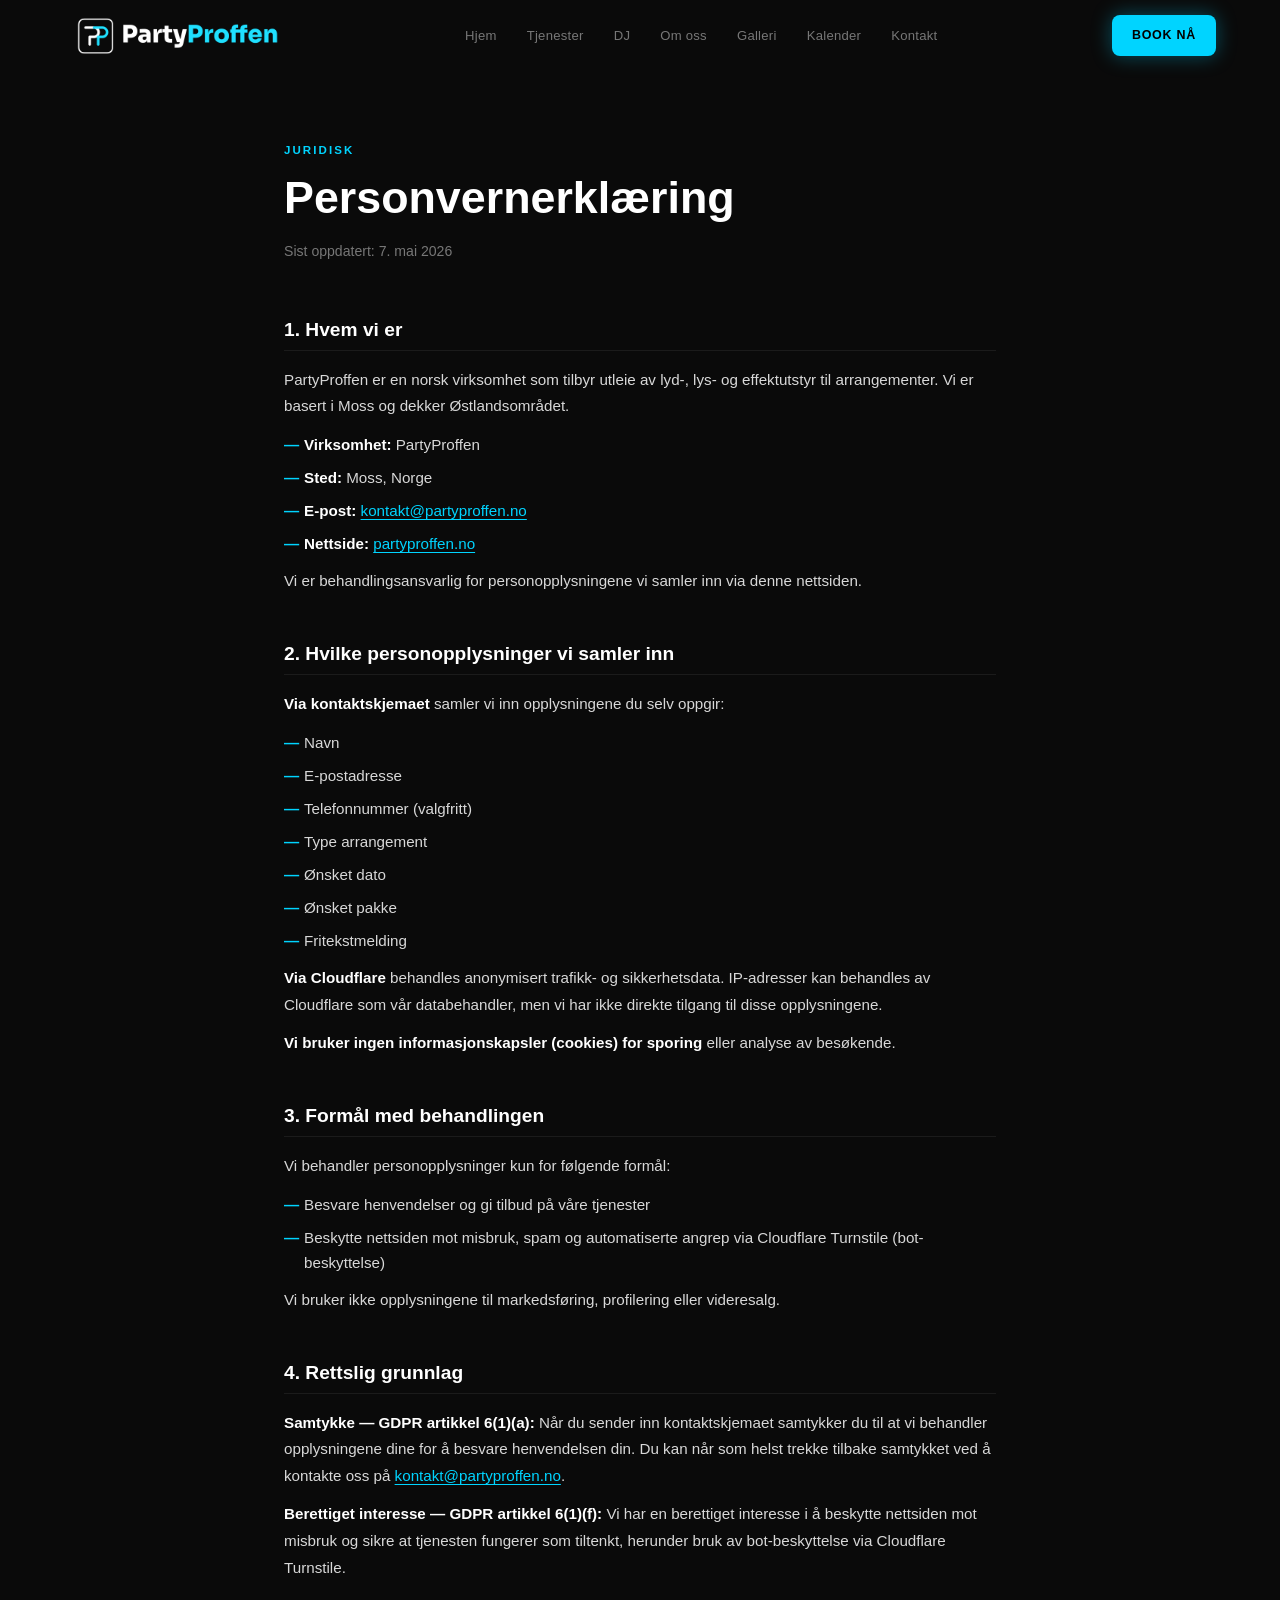
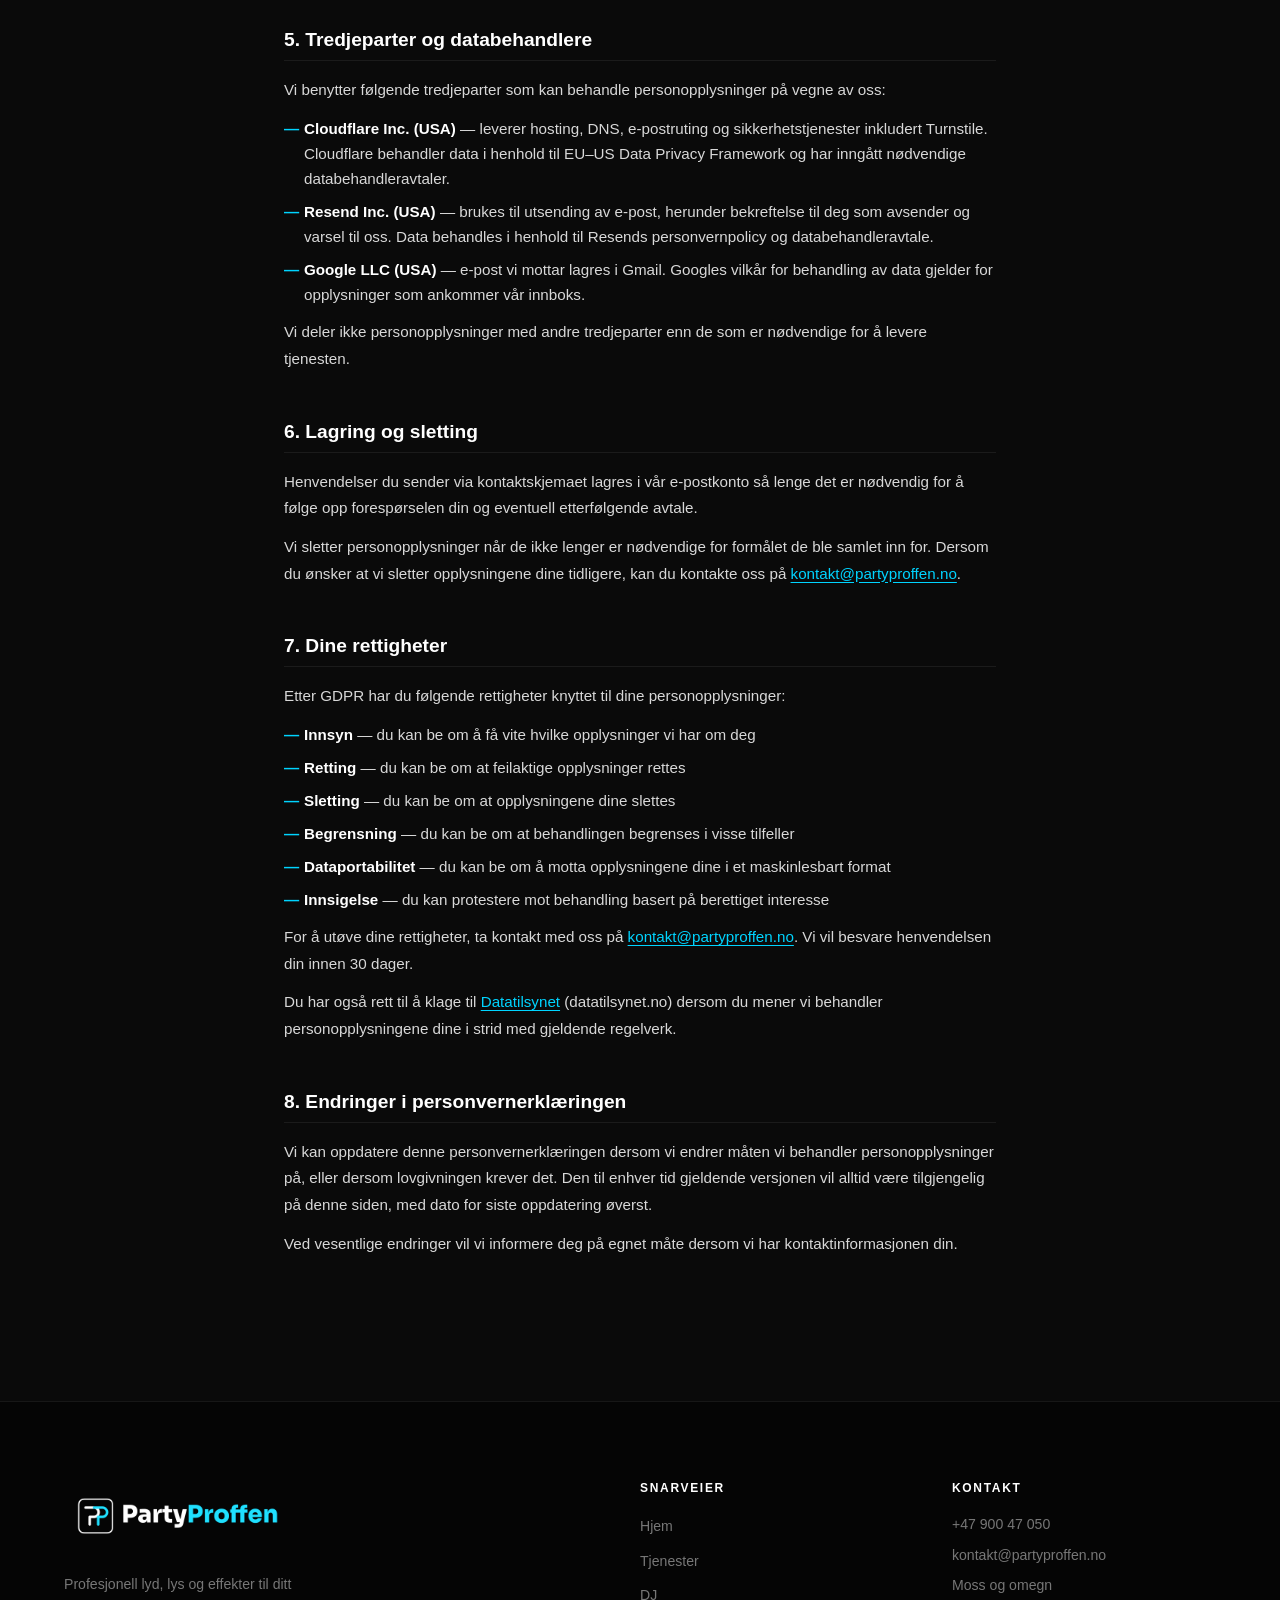
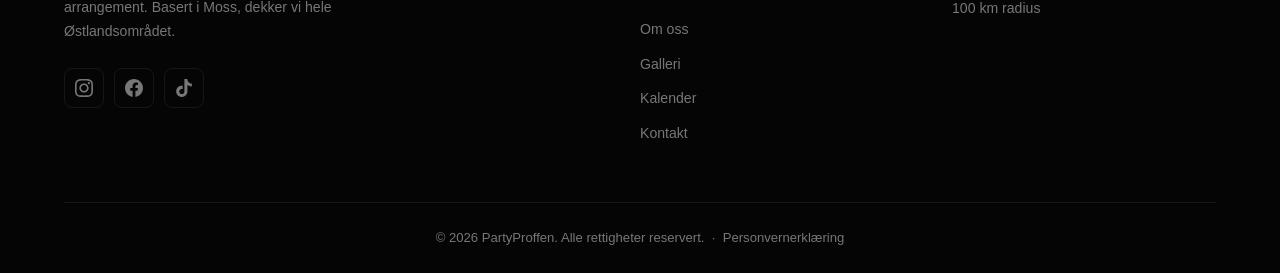
<file: personvern.html>
<!DOCTYPE html>
<html lang="nb">
<head>
  <meta charset="UTF-8">
  <meta name="viewport" content="width=device-width, initial-scale=1.0">
  <meta http-equiv="Content-Security-Policy" content="default-src 'none'; script-src 'self'; style-src 'self' https://fonts.googleapis.com; font-src https://fonts.gstatic.com; img-src 'self' data:; form-action 'none'; base-uri 'self';">
  <meta name="referrer" content="strict-origin-when-cross-origin">
  <meta name="description" content="Personvernerklæring for PartyProffen — les om hvordan vi behandler dine personopplysninger.">
  <title>Personvernerklæring — PartyProffen</title>
  <link rel="preconnect" href="https://fonts.googleapis.com">
  <link rel="preconnect" href="https://fonts.gstatic.com" crossorigin>
  <link href="https://fonts.googleapis.com/css2?family=Montserrat:wght@400;500;600;700;800;900&family=Inter:wght@300;400;500;600&display=swap" rel="stylesheet">
  <link rel="canonical" href="https://partyproffen.no/personvern.html" />
  <link rel="icon" type="image/svg+xml" href="favicon.svg">
  <link rel="stylesheet" href="style.css">
</head>
<body>

  <!-- HEADER -->
  <header class="header scrolled" id="header">
    <div class="header-inner">
      <a href="/" class="logo" aria-label="PartyProffen forsiden">
        <img src="partyproffen-header-white.png" alt="PartyProffen" class="header-logo-img">
      </a>
      <nav class="nav" id="nav" aria-label="Hovednavigasjon">
        <ul class="nav-list">
          <li><a href="/#hjem" class="nav-link">Hjem</a></li>
          <li><a href="/#tjenester" class="nav-link">Tjenester</a></li>
          <li><a href="/#dj" class="nav-link">DJ</a></li>
          <li><a href="/#om-oss" class="nav-link">Om oss</a></li>
          <li><a href="/#galleri" class="nav-link">Galleri</a></li>
          <li><a href="/#kalender" class="nav-link">Kalender</a></li>
          <li><a href="/#kontakt" class="nav-link">Kontakt</a></li>
        </ul>
      </nav>
      <a href="/#kontakt" class="btn btn-primary header-cta">Book nå</a>
      <button class="hamburger" id="hamburger" aria-label="Åpne meny" aria-expanded="false">
        <span></span>
        <span></span>
        <span></span>
      </button>
    </div>
  </header>

  <!-- MOBILE MENU -->
  <div class="mobile-menu" id="mobile-menu" aria-hidden="true">
    <ul class="mobile-nav-list">
      <li><a href="/" class="mobile-nav-link">Hjem</a></li>
      <li><a href="/#tjenester" class="mobile-nav-link">Tjenester</a></li>
      <li><a href="/#dj" class="mobile-nav-link">DJ</a></li>
      <li><a href="/#om-oss" class="mobile-nav-link">Om oss</a></li>
      <li><a href="/#galleri" class="mobile-nav-link">Galleri</a></li>
      <li><a href="/#kalender" class="mobile-nav-link">Kalender</a></li>
      <li><a href="/#kontakt" class="mobile-nav-link">Kontakt</a></li>
      <li><a href="/#kontakt" class="btn btn-primary mobile-cta">Book nå</a></li>
    </ul>
  </div>

  <main>
    <div class="privacy-page">
      <div class="container">

        <div class="privacy-hero">
          <span class="section-label">Juridisk</span>
          <h1>Personvernerklæring</h1>
          <p class="updated">Sist oppdatert: 7. mai 2026</p>
        </div>

        <!-- 1. Hvem vi er -->
        <div class="privacy-section">
          <h2>1. Hvem vi er</h2>
          <p>PartyProffen er en norsk virksomhet som tilbyr utleie av lyd-, lys- og effektutstyr til arrangementer. Vi er basert i Moss og dekker Østlandsområdet.</p>
          <ul>
            <li><strong>Virksomhet:</strong> PartyProffen</li>
            <li><strong>Sted:</strong> Moss, Norge</li>
            <li><strong>E-post:</strong> <a href="mailto:kontakt@partyproffen.no">kontakt@partyproffen.no</a></li>
            <li><strong>Nettside:</strong> <a href="https://partyproffen.no">partyproffen.no</a></li>
          </ul>
          <p>Vi er behandlingsansvarlig for personopplysningene vi samler inn via denne nettsiden.</p>
        </div>

        <!-- 2. Hvilke opplysninger vi samler inn -->
        <div class="privacy-section">
          <h2>2. Hvilke personopplysninger vi samler inn</h2>
          <p><strong>Via kontaktskjemaet</strong> samler vi inn opplysningene du selv oppgir:</p>
          <ul>
            <li>Navn</li>
            <li>E-postadresse</li>
            <li>Telefonnummer (valgfritt)</li>
            <li>Type arrangement</li>
            <li>Ønsket dato</li>
            <li>Ønsket pakke</li>
            <li>Fritekstmelding</li>
          </ul>
          <p><strong>Via Cloudflare</strong> behandles anonymisert trafikk- og sikkerhetsdata. IP-adresser kan behandles av Cloudflare som vår databehandler, men vi har ikke direkte tilgang til disse opplysningene.</p>
          <p><strong>Vi bruker ingen informasjonskapsler (cookies) for sporing</strong> eller analyse av besøkende.</p>
        </div>

        <!-- 3. Formål -->
        <div class="privacy-section">
          <h2>3. Formål med behandlingen</h2>
          <p>Vi behandler personopplysninger kun for følgende formål:</p>
          <ul>
            <li>Besvare henvendelser og gi tilbud på våre tjenester</li>
            <li>Beskytte nettsiden mot misbruk, spam og automatiserte angrep via Cloudflare Turnstile (bot-beskyttelse)</li>
          </ul>
          <p>Vi bruker ikke opplysningene til markedsføring, profilering eller videresalg.</p>
        </div>

        <!-- 4. Rettslig grunnlag -->
        <div class="privacy-section">
          <h2>4. Rettslig grunnlag</h2>
          <p><strong>Samtykke — GDPR artikkel 6(1)(a):</strong> Når du sender inn kontaktskjemaet samtykker du til at vi behandler opplysningene dine for å besvare henvendelsen din. Du kan når som helst trekke tilbake samtykket ved å kontakte oss på <a href="mailto:kontakt@partyproffen.no">kontakt@partyproffen.no</a>.</p>
          <p><strong>Berettiget interesse — GDPR artikkel 6(1)(f):</strong> Vi har en berettiget interesse i å beskytte nettsiden mot misbruk og sikre at tjenesten fungerer som tiltenkt, herunder bruk av bot-beskyttelse via Cloudflare Turnstile.</p>
        </div>

        <!-- 5. Tredjeparter -->
        <div class="privacy-section">
          <h2>5. Tredjeparter og databehandlere</h2>
          <p>Vi benytter følgende tredjeparter som kan behandle personopplysninger på vegne av oss:</p>
          <ul>
            <li><strong>Cloudflare Inc. (USA)</strong> — leverer hosting, DNS, e-postruting og sikkerhetstjenester inkludert Turnstile. Cloudflare behandler data i henhold til EU–US Data Privacy Framework og har inngått nødvendige databehandleravtaler.</li>
            <li><strong>Resend Inc. (USA)</strong> — brukes til utsending av e-post, herunder bekreftelse til deg som avsender og varsel til oss. Data behandles i henhold til Resends personvernpolicy og databehandleravtale.</li>
            <li><strong>Google LLC (USA)</strong> — e-post vi mottar lagres i Gmail. Googles vilkår for behandling av data gjelder for opplysninger som ankommer vår innboks.</li>
          </ul>
          <p>Vi deler ikke personopplysninger med andre tredjeparter enn de som er nødvendige for å levere tjenesten.</p>
        </div>

        <!-- 6. Lagring og sletting -->
        <div class="privacy-section">
          <h2>6. Lagring og sletting</h2>
          <p>Henvendelser du sender via kontaktskjemaet lagres i vår e-postkonto så lenge det er nødvendig for å følge opp forespørselen din og eventuell etterfølgende avtale.</p>
          <p>Vi sletter personopplysninger når de ikke lenger er nødvendige for formålet de ble samlet inn for. Dersom du ønsker at vi sletter opplysningene dine tidligere, kan du kontakte oss på <a href="mailto:kontakt@partyproffen.no">kontakt@partyproffen.no</a>.</p>
        </div>

        <!-- 7. Dine rettigheter -->
        <div class="privacy-section">
          <h2>7. Dine rettigheter</h2>
          <p>Etter GDPR har du følgende rettigheter knyttet til dine personopplysninger:</p>
          <ul>
            <li><strong>Innsyn</strong> — du kan be om å få vite hvilke opplysninger vi har om deg</li>
            <li><strong>Retting</strong> — du kan be om at feilaktige opplysninger rettes</li>
            <li><strong>Sletting</strong> — du kan be om at opplysningene dine slettes</li>
            <li><strong>Begrensning</strong> — du kan be om at behandlingen begrenses i visse tilfeller</li>
            <li><strong>Dataportabilitet</strong> — du kan be om å motta opplysningene dine i et maskinlesbart format</li>
            <li><strong>Innsigelse</strong> — du kan protestere mot behandling basert på berettiget interesse</li>
          </ul>
          <p>For å utøve dine rettigheter, ta kontakt med oss på <a href="mailto:kontakt@partyproffen.no">kontakt@partyproffen.no</a>. Vi vil besvare henvendelsen din innen 30 dager.</p>
          <p>Du har også rett til å klage til <a href="https://www.datatilsynet.no" target="_blank" rel="noopener noreferrer">Datatilsynet</a> (datatilsynet.no) dersom du mener vi behandler personopplysningene dine i strid med gjeldende regelverk.</p>
        </div>

        <!-- 8. Endringer -->
        <div class="privacy-section">
          <h2>8. Endringer i personvernerklæringen</h2>
          <p>Vi kan oppdatere denne personvernerklæringen dersom vi endrer måten vi behandler personopplysninger på, eller dersom lovgivningen krever det. Den til enhver tid gjeldende versjonen vil alltid være tilgjengelig på denne siden, med dato for siste oppdatering øverst.</p>
          <p>Ved vesentlige endringer vil vi informere deg på egnet måte dersom vi har kontaktinformasjonen din.</p>
        </div>

      </div>
    </div>
  </main>

  <!-- FOOTER -->
  <footer class="footer">
    <div class="container">
      <div class="footer-inner">
        <div class="footer-brand">
          <a href="/" class="logo footer-logo" aria-label="PartyProffen forsiden">
            <img src="partyproffen-header-white.png" alt="PartyProffen" class="footer-logo-img">
          </a>
          <p>Profesjonell lyd, lys og effekter til ditt arrangement. Basert i Moss, dekker vi hele Østlandsområdet.</p>
          <div class="social-links">
            <a href="https://www.instagram.com/partyproffen/" class="social-link" aria-label="Følg oss på Instagram" target="_blank" rel="noopener noreferrer">
              <svg width="18" height="18" viewBox="0 0 24 24" fill="currentColor" aria-hidden="true"><path d="M12 2.163c3.204 0 3.584.012 4.85.07 3.252.148 4.771 1.691 4.919 4.919.058 1.265.069 1.645.069 4.849 0 3.205-.012 3.584-.069 4.849-.149 3.225-1.664 4.771-4.919 4.919-1.266.058-1.644.07-4.85.07-3.204 0-3.584-.012-4.849-.07-3.26-.149-4.771-1.699-4.919-4.92-.058-1.265-.07-1.644-.07-4.849 0-3.204.013-3.583.07-4.849.149-3.227 1.664-4.771 4.919-4.919 1.266-.057 1.645-.069 4.849-.069zm0-2.163c-3.259 0-3.667.014-4.947.072-4.358.2-6.78 2.618-6.98 6.98-.059 1.281-.073 1.689-.073 4.948 0 3.259.014 3.668.072 4.948.2 4.358 2.618 6.78 6.98 6.98 1.281.058 1.689.072 4.948.072 3.259 0 3.668-.014 4.948-.072 4.354-.2 6.782-2.618 6.979-6.98.059-1.28.073-1.689.073-4.948 0-3.259-.014-3.667-.072-4.947-.196-4.354-2.617-6.78-6.979-6.98-1.281-.059-1.69-.073-4.949-.073zm0 5.838c-3.403 0-6.162 2.759-6.162 6.162s2.759 6.163 6.162 6.163 6.162-2.759 6.162-6.163c0-3.403-2.759-6.162-6.162-6.162zm0 10.162c-2.209 0-4-1.79-4-4 0-2.209 1.791-4 4-4s4 1.791 4 4c0 2.21-1.791 4-4 4zm6.406-11.845c-.796 0-1.441.645-1.441 1.44s.645 1.44 1.441 1.44c.795 0 1.439-.645 1.439-1.44s-.644-1.44-1.439-1.44z"/></svg>
            </a>
            <a href="#" class="social-link" aria-label="Følg oss på Facebook">
              <svg width="18" height="18" viewBox="0 0 24 24" fill="currentColor" aria-hidden="true"><path d="M24 12.073c0-6.627-5.373-12-12-12s-12 5.373-12 12c0 5.99 4.388 10.954 10.125 11.854v-8.385H7.078v-3.47h3.047V9.43c0-3.007 1.792-4.669 4.533-4.669 1.312 0 2.686.235 2.686.235v2.953H15.83c-1.491 0-1.956.925-1.956 1.874v2.25h3.328l-.532 3.47h-2.796v8.385C19.612 23.027 24 18.062 24 12.073z"/></svg>
            </a>
            <a href="https://www.tiktok.com/@partyproffen" class="social-link" aria-label="Følg oss på TikTok" target="_blank" rel="noopener noreferrer">
              <svg width="18" height="18" viewBox="0 0 24 24" fill="currentColor" aria-hidden="true"><path d="M12.525.02c1.31-.02 2.61-.01 3.91-.02.08 1.53.63 3.09 1.75 4.17 1.12 1.11 2.7 1.62 4.24 1.79v4.03c-1.44-.05-2.89-.35-4.2-.97-.57-.26-1.1-.59-1.62-.93-.01 2.92.01 5.84-.02 8.75-.08 1.4-.54 2.79-1.35 3.94-1.31 1.92-3.58 3.17-5.91 3.21-1.43.08-2.86-.31-4.08-1.03-2.02-1.19-3.44-3.37-3.65-5.71-.02-.5-.03-1-.01-1.49.18-1.9 1.12-3.72 2.58-4.96 1.66-1.44 3.98-2.13 6.15-1.72.02 1.48-.04 2.96-.04 4.44-.99-.32-2.15-.23-3.02.37-.63.41-1.11 1.04-1.36 1.75-.21.51-.15 1.07-.14 1.61.24 1.64 1.82 3.02 3.5 2.87 1.12-.01 2.19-.66 2.77-1.61.19-.33.4-.67.41-1.06.1-1.79.06-3.57.07-5.36.01-4.03-.01-8.05.02-12.07z"/></svg>
            </a>
          </div>
        </div>
        <div class="footer-links">
          <h4>Snarveier</h4>
          <ul>
            <li><a href="/">Hjem</a></li>
            <li><a href="/#tjenester">Tjenester</a></li>
            <li><a href="/#dj">DJ</a></li>
            <li><a href="/#om-oss">Om oss</a></li>
            <li><a href="/#galleri">Galleri</a></li>
            <li><a href="/#kalender">Kalender</a></li>
            <li><a href="/#kontakt">Kontakt</a></li>
          </ul>
        </div>
        <div class="footer-contact">
          <h4>Kontakt</h4>
          <p><a href="tel:+4790047050">+47 900 47 050</a></p>
          <p><a href="mailto:kontakt@partyproffen.no">kontakt@partyproffen.no</a></p>
          <p>Moss og omegn<br>100 km radius</p>
        </div>
      </div>
      <div class="footer-bottom">
        <p>&copy; 2026 PartyProffen. Alle rettigheter reservert. &nbsp;·&nbsp; <a href="/personvern.html">Personvernerklæring</a></p>
      </div>
    </div>
  </footer>

  <script src="script.js"></script>
</body>
</html>
</file>
<file: style.css>
/* ============================================================
   CSS CUSTOM PROPERTIES
   ============================================================ */
:root {
  --bg-primary:       #0a0a0a;
  --bg-secondary:     #0d0d0d;
  --bg-card:          #141414;
  --bg-card-hover:    #1a1a1a;

  --color-primary:    #00d4ff;
  --color-primary-dim: rgba(0, 212, 255, 0.12);
  --color-primary-glow: rgba(0, 212, 255, 0.4);

  --color-white:      #ffffff;
  --color-text:       #d8d8d8;
  --color-muted:      #777777;

  --color-border:     rgba(255, 255, 255, 0.07);
  --color-border-accent: rgba(0, 212, 255, 0.3);

  --color-busy:       #ff4455;
  --color-available:  #00d4ff;

  --header-h:         72px;
  --pad-section:      96px;
  --radius:           14px;
  --radius-sm:        8px;
  --ease:             0.28s ease;

  --font-head:        'Montserrat', sans-serif;
  --font-body:        'Inter', sans-serif;

  --shadow-card:      0 4px 32px rgba(0,0,0,0.45);
  --glow-btn:         0 0 20px rgba(0, 212, 255, 0.35);
  --glow-btn-hover:   0 0 36px rgba(0, 212, 255, 0.6), 0 0 72px rgba(0, 212, 255, 0.2);
}

/* ============================================================
   RESET
   ============================================================ */
*, *::before, *::after { box-sizing: border-box; margin: 0; padding: 0; }
html { scroll-behavior: smooth; scroll-padding-top: var(--header-h); font-size: 16px; overflow-x: hidden; }
body { background: var(--bg-primary); color: var(--color-text); font-family: var(--font-body); line-height: 1.65; overflow-x: hidden; }
body.menu-open { position: fixed; width: 100%; overflow-y: scroll; }
[hidden] { display: none !important; }
.botcheck-field { display: none; }
img  { max-width: 100%; display: block; }
a    { color: inherit; text-decoration: none; }
ul   { list-style: none; }
button { cursor: pointer; border: none; background: none; font-family: inherit; }
input, select, textarea { font-family: inherit; font-size: inherit; }
h1,h2,h3,h4 { font-family: var(--font-head); font-weight: 700; line-height: 1.1; color: var(--color-white); }

/* ============================================================
   LAYOUT
   ============================================================ */
.container { width: 100%; max-width: 1200px; margin: 0 auto; padding: 0 24px; }
.section    { padding: var(--pad-section) 0; }
.section--dark { background: var(--bg-secondary); }

.section-header { text-align: center; margin-bottom: 56px; }
.section-label  { display: inline-block; font-size: .72rem; font-weight: 700; letter-spacing: .18em; text-transform: uppercase; color: var(--color-primary); margin-bottom: 12px; }
.section-title  { font-size: clamp(2rem, 4vw, 2.8rem); margin-bottom: 14px; }
.section-sub    { font-size: 1.05rem; color: var(--color-muted); max-width: 580px; margin: 0 auto; }

.glow-text { color: var(--color-primary); text-shadow: 0 0 32px rgba(0,212,255,.55), 0 0 64px rgba(0,212,255,.25); }

/* ============================================================
   BUTTONS
   ============================================================ */
.btn {
  display: inline-flex; align-items: center; justify-content: center;
  padding: 14px 32px; border-radius: var(--radius-sm);
  font-family: var(--font-head); font-size: .85rem; font-weight: 700;
  letter-spacing: .06em; text-transform: uppercase;
  transition: all var(--ease); white-space: nowrap; cursor: pointer;
}
.btn-primary  { background: var(--color-primary); color: #000; box-shadow: var(--glow-btn); }
.btn-primary:hover  { background: #33ddff; box-shadow: var(--glow-btn-hover); transform: translateY(-2px); }
.btn-outline  { background: transparent; color: var(--color-primary); border: 1.5px solid var(--color-primary); }
.btn-outline:hover  { background: var(--color-primary-dim); box-shadow: 0 0 16px rgba(0,212,255,.25); transform: translateY(-2px); }

/* ============================================================
   FADE-IN ANIMATION (Intersection Observer)
   ============================================================ */
.fade-in { opacity: 0; transform: translateY(28px); transition: opacity .65s ease, transform .65s ease; }
.fade-in.visible { opacity: 1; transform: translateY(0); }

/* ============================================================
   HEADER
   ============================================================ */
.header {
  position: fixed; top: 0; left: 0; width: 100%; height: var(--header-h); z-index: 100;
  transition: background var(--ease), border-color var(--ease);
  border-bottom: 1px solid transparent;
}
.header.scrolled { background: rgba(10,10,10,.92); backdrop-filter: blur(14px); border-bottom-color: var(--color-border); }

.header-inner {
  display: flex; align-items: center; justify-content: space-between;
  height: 100%; max-width: 1200px; margin: 0 auto; padding: 0 24px;
}
.logo { font-family: var(--font-head); font-size: 1.45rem; font-weight: 900; color: var(--color-white); letter-spacing: -.02em; }
.logo span { color: var(--color-primary); }
.header-logo-img { height: 68px; width: auto; display: block; }

.nav { display: none; }
.nav-list { display: flex; align-items: center; gap: 4px; }
.nav-link {
  font-size: .82rem; font-weight: 500; color: var(--color-muted);
  padding: 8px 13px; border-radius: var(--radius-sm);
  transition: color var(--ease), background var(--ease); letter-spacing: .02em;
}
.nav-link:hover { color: var(--color-white); background: rgba(255,255,255,.06); }
.nav-link.active { color: var(--color-primary); }

.header-cta { display: none; padding: 10px 20px; font-size: .78rem; }

/* Hamburger */
.hamburger {
  display: flex; flex-direction: column; justify-content: center; align-items: center;
  width: 44px; height: 44px; gap: 5px; border-radius: var(--radius-sm);
  transition: background var(--ease);
}
.hamburger:hover { background: rgba(255,255,255,.06); }
.hamburger span {
  display: block; width: 22px; height: 2px; background: var(--color-white);
  border-radius: 2px; transform-origin: center;
  transition: transform var(--ease), opacity var(--ease), width var(--ease);
}
.hamburger.open span:nth-child(1) { transform: translateY(7px) rotate(45deg); }
.hamburger.open span:nth-child(2) { opacity: 0; width: 0; }
.hamburger.open span:nth-child(3) { transform: translateY(-7px) rotate(-45deg); }

/* ============================================================
   MOBILE MENU
   ============================================================ */
.mobile-menu {
  position: fixed; top: var(--header-h); left: 0; right: 0; bottom: 0; z-index: 99;
  background: rgba(8,8,8,.97); backdrop-filter: blur(20px);
  display: flex; align-items: flex-start; justify-content: center;
  overflow-y: auto; overscroll-behavior: contain;
  padding: 32px 0 40px;
  opacity: 0; pointer-events: none; transition: opacity var(--ease);
}
.mobile-menu.open { opacity: 1; pointer-events: all; }

.mobile-nav-list { display: flex; flex-direction: column; align-items: center; gap: 6px; }
.mobile-nav-link {
  display: block; font-family: var(--font-head); font-size: 2rem; font-weight: 800;
  color: var(--color-muted); padding: 12px 48px; border-radius: var(--radius);
  transition: color var(--ease), background var(--ease);
}
.mobile-nav-link:hover { color: var(--color-primary); background: var(--color-primary-dim); }
.mobile-cta { margin-top: 24px; font-size: 1rem; }

/* ============================================================
   HERO
   ============================================================ */
.hero {
  position: relative; width: 100%; min-height: 100vh;
  display: flex; align-items: center; justify-content: center;
  overflow: hidden; padding: calc(var(--header-h) + 40px) 24px 80px;
}
.hero-canvas { position: absolute; inset: 0; width: 100%; height: 100%; z-index: 0; }

.hero-content { position: relative; z-index: 1; text-align: center; max-width: 820px; }
.hero-label { font-size: .75rem; font-weight: 700; letter-spacing: .22em; text-transform: uppercase; color: var(--color-primary); margin-bottom: 20px; }
.hero-title { font-size: clamp(3rem, 8vw, 5.8rem); font-weight: 900; line-height: 1.0; letter-spacing: -.02em; margin-bottom: 24px; }
.hero-sub { font-size: clamp(1rem, 1.8vw, 1.15rem); color: var(--color-muted); max-width: 600px; margin: 0 auto 40px; line-height: 1.75; }
.hero-buttons { display: flex; flex-wrap: wrap; gap: 16px; justify-content: center; }

.hero-scroll-hint {
  position: absolute; bottom: 32px; left: 50%; transform: translateX(-50%);
  display: flex; flex-direction: column; align-items: center; gap: 8px;
  font-size: .68rem; letter-spacing: .15em; text-transform: uppercase; color: var(--color-muted);
  animation: bounce 2.2s ease-in-out infinite; z-index: 1;
}
.scroll-arrow { width: 18px; height: 18px; border-right: 2px solid var(--color-primary); border-bottom: 2px solid var(--color-primary); transform: rotate(45deg); }
@keyframes bounce { 0%,100%{transform:translateX(-50%) translateY(0)} 50%{transform:translateX(-50%) translateY(9px)} }

/* ============================================================
   PACKAGES
   ============================================================ */
.packages-grid { display: grid; grid-template-columns: 1fr; gap: 24px; margin-bottom: 56px; }

/* ============================================================
   SERVICES
   ============================================================ */
.services-grid {
  display: grid; grid-template-columns: 1fr 1fr; gap: 20px; margin-bottom: 48px;
}
.service-card {
  background: var(--bg-card); border: 1px solid var(--color-border);
  border-radius: var(--radius); padding: 32px 28px;
  display: flex; flex-direction: column; gap: 14px;
  transition: border-color var(--ease), transform var(--ease);
}
.service-card:hover { border-color: var(--color-border-accent); transform: translateY(-3px); }
.service-icon {
  width: 52px; height: 52px; border-radius: var(--radius-sm);
  background: rgba(0,212,255,.08); border: 1px solid rgba(0,212,255,.18);
  display: flex; align-items: center; justify-content: center;
  color: var(--color-primary); flex-shrink: 0;
}
.service-title { font-family: var(--font-head); font-size: 1.05rem; font-weight: 700; color: var(--color-white); }
.service-desc  { color: var(--color-muted); font-size: .88rem; line-height: 1.7; }

.services-footer {
  text-align: center; padding: 36px 24px;
  background: var(--bg-card); border: 1px solid var(--color-border); border-radius: var(--radius);
  display: flex; flex-direction: column; align-items: center; gap: 20px;
}
.services-footer p { color: var(--color-muted); font-size: .93rem; line-height: 1.7; max-width: 580px; }

.booking-info {
  display: flex; align-items: flex-start; gap: 12px;
  background: rgba(0,212,255,.06); border: 1px solid rgba(0,212,255,.2);
  border-radius: var(--radius-sm); padding: 14px 18px; margin-bottom: 24px;
  color: var(--color-muted); font-size: .88rem; line-height: 1.65;
}
.booking-info svg { color: var(--color-primary); flex-shrink: 0; margin-top: 2px; }
.booking-info p { margin: 0; }

@media (min-width: 768px) {
  .services-grid { grid-template-columns: repeat(4, 1fr); }
}

.package-card {
  position: relative; background: var(--bg-card); border: 1px solid var(--color-border);
  border-radius: var(--radius); padding: 40px 32px;
  display: flex; flex-direction: column;
  transition: transform var(--ease), border-color var(--ease), box-shadow var(--ease);
}
.package-card:hover { transform: translateY(-6px); border-color: var(--color-border-accent); box-shadow: var(--shadow-card); }

.package-card--featured {
  border-color: var(--color-primary);
  box-shadow: 0 0 48px rgba(0,212,255,.1);
  background: linear-gradient(145deg, #141414 0%, #0c1a1f 100%);
}
.package-card--featured:hover { box-shadow: 0 8px 56px rgba(0,212,255,.22); }

.package-badge {
  position: absolute; top: -14px; left: 50%; transform: translateX(-50%);
  background: var(--color-primary); color: #000;
  font-family: var(--font-head); font-size: .68rem; font-weight: 800;
  letter-spacing: .1em; text-transform: uppercase;
  padding: 5px 16px; border-radius: 20px; white-space: nowrap;
}
.package-icon { font-size: 2.4rem; margin-bottom: 16px; }
.package-name { font-size: 1.05rem; letter-spacing: .12em; color: var(--color-primary); margin-bottom: 8px; }
.package-price { font-family: var(--font-head); font-size: 2.4rem; font-weight: 900; color: var(--color-white); margin-bottom: 24px; }

.package-features { flex: 1; margin-bottom: 32px; }
.package-features li { font-size: .88rem; color: var(--color-muted); padding: 9px 0 9px 22px; border-bottom: 1px solid var(--color-border); position: relative; }
.package-features li::before { content: ''; position: absolute; left: 0; top: 50%; transform: translateY(-50%); width: 6px; height: 6px; border-radius: 50%; background: var(--color-primary); }
.package-features li:last-child { border-bottom: none; }
.package-btn { width: 100%; }

.custom-solution {
  text-align: center; padding: 56px 40px;
  background: var(--bg-card); border: 1px solid var(--color-border); border-radius: var(--radius);
}
.custom-solution h3 { font-size: 1.75rem; margin-bottom: 14px; }
.custom-solution p { color: var(--color-muted); max-width: 580px; margin: 0 auto 32px; }

/* ============================================================
   DJ
   ============================================================ */
.dj-inner { display: grid; grid-template-columns: 1fr; gap: 56px; align-items: center; }

.dj-text .section-title { font-size: clamp(1.8rem, 3vw, 2.5rem); margin: 12px 0 20px; }
.dj-text p { color: var(--color-muted); margin-bottom: 16px; line-height: 1.8; }
.dj-text p strong { color: var(--color-primary); }

.dj-features { margin: 24px 0 36px; }
.dj-features li { font-size: .88rem; color: var(--color-muted); padding: 10px 0 10px 28px; border-bottom: 1px solid var(--color-border); position: relative; }
.dj-features li::before { content: '▸'; position: absolute; left: 0; color: var(--color-primary); }
.dj-features li:last-child { border-bottom: none; }

.dj-visual { display: flex; justify-content: center; }
.dj-avatar {
  width: min(280px, 100%); height: min(280px, 100%); aspect-ratio: 1; border-radius: 50%;
  background: linear-gradient(135deg, #141414 0%, #0c1a1f 100%);
  border: 2px solid var(--color-primary);
  box-shadow: 0 0 40px rgba(0,212,255,.18), 0 0 80px rgba(0,212,255,.07);
  display: flex; align-items: center; justify-content: center;
  animation: dj-pulse 3.2s ease-in-out infinite;
}
@keyframes dj-pulse { 0%,100%{box-shadow:0 0 40px rgba(0,212,255,.18),0 0 80px rgba(0,212,255,.07)} 50%{box-shadow:0 0 64px rgba(0,212,255,.32),0 0 120px rgba(0,212,255,.14)} }
.dj-avatar-inner { text-align: center; }
.dj-icon  { font-size: 3.8rem; display: block; margin-bottom: 12px; }
.dj-name  { font-family: var(--font-head); font-size: 1.35rem; font-weight: 800; color: var(--color-white); margin-bottom: 4px; }
.dj-tagline { font-size: .72rem; color: var(--color-primary); letter-spacing: .09em; }

/* ============================================================
   ABOUT
   ============================================================ */
.about-inner { display: grid; grid-template-columns: 1fr; gap: 56px; }
.about-text p { color: var(--color-muted); margin-bottom: 16px; font-size: 1.02rem; line-height: 1.8; }

.about-stats { display: grid; grid-template-columns: 1fr 1fr; gap: 14px; }
.stat-item {
  background: var(--bg-card); border: 1px solid var(--color-border); border-radius: var(--radius);
  padding: 24px 20px; display: flex; flex-direction: column; gap: 5px;
  transition: border-color var(--ease);
}
.stat-item:hover { border-color: var(--color-border-accent); }
.stat-icon  { font-size: 1.7rem; margin-bottom: 4px; }
.stat-item strong { font-family: var(--font-head); font-size: .95rem; color: var(--color-white); }
.stat-item span   { font-size: .82rem; color: var(--color-muted); }

/* ============================================================
   GALLERY
   ============================================================ */
.gallery-grid { display: grid; grid-template-columns: 1fr 1fr; gap: 10px; margin-bottom: 40px; }
.gallery-item { position: relative; aspect-ratio: 4/3; border-radius: var(--radius-sm); overflow: hidden; transition: transform var(--ease); }
.gallery-item:hover { transform: scale(1.025); }
.gallery-item[data-lightbox] { cursor: pointer; }
.gallery-img { width: 100%; height: 100%; object-fit: cover; display: block; }
.gallery-overlay {
  position: absolute; inset: 0; pointer-events: none;
  background: linear-gradient(to top, rgba(0,0,0,0.82) 0%, rgba(0,0,0,0.18) 55%, transparent 100%);
  display: flex; flex-direction: column; justify-content: flex-end;
  padding: 14px 16px; gap: 3px;
  opacity: 0; transition: opacity .28s ease;
}
.gallery-item:hover .gallery-overlay { opacity: 1; }
.gallery-overlay-title { color: #fff; font-family: var(--font-head); font-size: .85rem; font-weight: 700; line-height: 1.3; }
.gallery-overlay-sub   { color: var(--color-primary); font-size: .70rem; font-weight: 500; letter-spacing: .07em; }
.gallery-badge {
  position: absolute; top: 10px; right: 10px; z-index: 2;
  background: var(--color-primary); color: #000;
  font-size: .62rem; font-weight: 800; letter-spacing: .07em;
  text-transform: uppercase; padding: 4px 9px; border-radius: 4px; pointer-events: none;
}

/* Gallery multi-image lightbox */
.gallery-lb {
  position: fixed; inset: 0; z-index: 200;
  display: flex; align-items: center; justify-content: center; padding: 20px;
}
.gallery-lb-backdrop {
  position: absolute; inset: 0;
  background: rgba(0,0,0,0.92); backdrop-filter: blur(14px);
}
.gallery-lb-inner {
  position: relative; z-index: 1;
  max-width: 900px; width: 100%;
  background: var(--bg-card); border-radius: var(--radius);
  overflow: hidden; box-shadow: 0 32px 80px rgba(0,0,0,0.7);
}
.gallery-lb-close {
  position: absolute; top: 10px; right: 10px; z-index: 3;
  background: rgba(0,0,0,0.6); border: none; color: #fff;
  width: 36px; height: 36px; border-radius: 50%; font-size: 1.3rem; cursor: pointer;
  display: flex; align-items: center; justify-content: center;
  transition: background var(--ease);
}
.gallery-lb-close:hover { background: rgba(0,0,0,0.9); }
.gallery-lb-img-wrap { position: relative; background: #000; line-height: 0; }
.gallery-lb-img {
  width: 100%; max-height: 65vh; object-fit: contain; display: block;
  transition: opacity .18s ease;
}
.gallery-lb-img.fading { opacity: 0; }
.gallery-lb-prev,
.gallery-lb-next {
  position: absolute; top: 50%; transform: translateY(-50%); z-index: 2;
  background: rgba(0,0,0,0.5); border: 1px solid rgba(255,255,255,.15); color: #fff;
  width: 42px; height: 42px; border-radius: 50%; font-size: 1rem; cursor: pointer;
  display: flex; align-items: center; justify-content: center;
  transition: background var(--ease);
}
.gallery-lb-prev { left: 12px; }
.gallery-lb-next { right: 12px; }
.gallery-lb-prev:hover,
.gallery-lb-next:hover { background: rgba(0,0,0,0.85); }
.gallery-lb-footer {
  display: flex; align-items: center; justify-content: space-between; gap: 16px;
  padding: 16px 20px 20px;
}
.gallery-lb-caption { flex: 1; min-width: 0; }
.gallery-lb-title { font-family: var(--font-head); font-size: 1rem; font-weight: 700; color: var(--color-white); margin-bottom: 4px; }
.gallery-lb-desc  { color: var(--color-muted); font-size: .85rem; line-height: 1.55; margin: 0; }
.gallery-lb-counter { color: var(--color-primary); font-size: .85rem; font-weight: 700; white-space: nowrap; }

/* Lightbox */
.lightbox {
  position: fixed; inset: 0; z-index: 200;
  display: flex; align-items: center; justify-content: center; padding: 20px;
}
.lightbox-backdrop {
  position: absolute; inset: 0;
  background: rgba(0,0,0,0.9); backdrop-filter: blur(14px);
}
.lightbox-inner {
  position: relative; z-index: 1;
  max-width: 820px; width: 100%;
  background: var(--bg-card); border-radius: var(--radius);
  overflow: hidden; box-shadow: 0 32px 80px rgba(0,0,0,0.7);
}
.lightbox-close {
  position: absolute; top: 12px; right: 12px; z-index: 2;
  background: rgba(0,0,0,0.55); border: none; color: #fff;
  width: 36px; height: 36px; border-radius: 50%;
  font-size: 1.3rem; cursor: pointer;
  display: flex; align-items: center; justify-content: center;
  transition: background var(--ease);
}
.lightbox-close:hover { background: rgba(0,0,0,0.85); }
.lightbox-img { width: 100%; max-height: 62vh; object-fit: cover; display: block; }
.lightbox-caption { padding: 20px 24px 24px; }
.lightbox-title { font-family: var(--font-head); font-size: 1.05rem; font-weight: 700; color: var(--color-white); margin-bottom: 8px; }
.lightbox-desc  { color: var(--color-muted); font-size: .88rem; line-height: 1.65; }
.gallery-placeholder {
  width: 100%; height: 100%; background: var(--bg-card); border: 1px solid var(--color-border);
  border-radius: var(--radius-sm); display: flex; flex-direction: column;
  align-items: center; justify-content: center; gap: 8px;
  transition: border-color var(--ease), background var(--ease);
}
.gallery-item:hover .gallery-placeholder { border-color: var(--color-border-accent); background: var(--bg-card-hover); }
.gallery-icon { font-size: 1.8rem; opacity: .45; }
.gallery-placeholder span:last-child { font-size: .78rem; color: var(--color-primary); opacity: .65; letter-spacing: .05em; }
.gallery-footer { text-align: center; }
.gallery-footer p { color: var(--color-muted); margin-bottom: 16px; font-size: .9rem; }

/* ============================================================
   CALENDAR
   ============================================================ */
.calendar-wrapper { max-width: 460px; margin: 0 auto 40px; }
.calendar-container { background: var(--bg-card); border: 1px solid var(--color-border); border-radius: var(--radius); overflow: hidden; }

.calendar-header { display: flex; align-items: center; justify-content: space-between; padding: 20px 24px; border-bottom: 1px solid var(--color-border); }
.calendar-title  { font-family: var(--font-head); font-size: 1.05rem; font-weight: 700; color: var(--color-white); }
.calendar-nav-btn {
  width: 36px; height: 36px; border-radius: var(--radius-sm); border: 1px solid var(--color-border);
  background: transparent; color: var(--color-muted); font-size: 1rem; display: flex; align-items: center; justify-content: center;
  transition: all var(--ease);
}
.calendar-nav-btn:hover { border-color: var(--color-primary); color: var(--color-primary); background: var(--color-primary-dim); }

.calendar-weekdays { display: grid; grid-template-columns: repeat(7,1fr); padding: 12px 14px 4px; gap: 3px; }
.calendar-weekday  { text-align: center; font-size: .66rem; font-weight: 700; letter-spacing: .09em; text-transform: uppercase; color: var(--color-muted); padding: 4px 0; }

.calendar-days { display: grid; grid-template-columns: repeat(7,1fr); padding: 4px 14px 16px; gap: 3px; }
.calendar-day  { aspect-ratio: 1; display: flex; align-items: center; justify-content: center; font-size: .82rem; border-radius: 6px; cursor: default; transition: all var(--ease); font-weight: 500; }
.calendar-day--empty    { }
.calendar-day--available { color: var(--color-text); }
.calendar-day--available:hover { background: rgba(255,255,255,.06); }
.calendar-day--busy     { background: rgba(255,68,85,.14); color: var(--color-busy); font-weight: 700; }
.calendar-day--today    { background: rgba(0,212,255,.14); color: var(--color-primary); font-weight: 800; border: 1px solid rgba(0,212,255,.38); }
.calendar-day--past     { color: #2e2e2e; }

.calendar-legend { display: flex; justify-content: center; gap: 24px; margin-top: 14px; flex-wrap: wrap; }
.legend-item     { display: flex; align-items: center; gap: 8px; font-size: .78rem; color: var(--color-muted); }
.legend-dot      { width: 10px; height: 10px; border-radius: 50%; }
.legend-dot--available { background: #555; }
.legend-dot--busy      { background: var(--color-busy); }
.legend-dot--today     { background: var(--color-primary); }

.calendar-cta { text-align: center; }
.calendar-cta p { color: var(--color-muted); margin-bottom: 20px; font-size: .95rem; }

/* ============================================================
   CONTACT
   ============================================================ */
.contact-inner { display: grid; grid-template-columns: 1fr; gap: 56px; }

.contact-info h3 { font-size: 1.45rem; margin-bottom: 28px; }
.contact-item { display: flex; align-items: flex-start; gap: 16px; padding: 20px 0; border-bottom: 1px solid var(--color-border); }
.contact-item:last-child { border-bottom: none; }
.contact-icon { font-size: 1.3rem; flex-shrink: 0; margin-top: 2px; }
.contact-item div { display: flex; flex-direction: column; gap: 4px; }
.contact-item strong { font-size: .74rem; font-weight: 700; letter-spacing: .1em; text-transform: uppercase; color: var(--color-primary); }
.contact-item a, .contact-item span { color: var(--color-muted); font-size: .97rem; transition: color var(--ease); }
.contact-item a:hover { color: var(--color-primary); }

.contact-form { display: flex; flex-direction: column; gap: 18px; }
.form-row     { display: grid; grid-template-columns: 1fr; gap: 18px; }
.form-group   { display: flex; flex-direction: column; gap: 8px; }
.form-group label { font-size: .74rem; font-weight: 700; letter-spacing: .08em; text-transform: uppercase; color: var(--color-muted); }

.form-group input,
.form-group select,
.form-group textarea {
  background: var(--bg-card); border: 1px solid var(--color-border); border-radius: var(--radius-sm);
  color: var(--color-white); padding: 13px 16px; font-size: .93rem;
  transition: border-color var(--ease), box-shadow var(--ease); outline: none; width: 100%;
}
.form-group input::placeholder, .form-group textarea::placeholder { color: #3a3a3a; }
.form-group input:focus, .form-group select:focus, .form-group textarea:focus { border-color: var(--color-primary); box-shadow: 0 0 0 3px rgba(0,212,255,.1); }

.form-group select {
  appearance: none; cursor: pointer;
  background-image: url("data:image/svg+xml,%3Csvg xmlns='http://www.w3.org/2000/svg' width='12' height='8' viewBox='0 0 12 8'%3E%3Cpath d='M1 1l5 5 5-5' stroke='%23555' stroke-width='1.5' fill='none' stroke-linecap='round' stroke-linejoin='round'/%3E%3C/svg%3E");
  background-repeat: no-repeat; background-position: right 16px center; padding-right: 42px;
}
.form-group select option { background: #1a1a1a; }
.form-group input[type="date"] { color-scheme: dark; }
.form-group textarea { resize: vertical; min-height: 120px; }
.form-submit { align-self: flex-start; padding: 15px 40px; }

.form-success {
  text-align: center; padding: 56px 40px;
  background: var(--bg-card); border: 1px solid var(--color-border-accent); border-radius: var(--radius);
}
.success-icon { font-size: 2.8rem; display: block; margin-bottom: 16px; }
.form-success h3 { font-size: 1.45rem; margin-bottom: 10px; }
.form-success p  { color: var(--color-muted); }

.form-error {
  display: flex; align-items: center; gap: 12px;
  padding: 16px 20px; margin-top: 4px;
  background: rgba(255,68,85,.1); border: 1px solid rgba(255,68,85,.35); border-radius: var(--radius-sm);
  color: #ff6677; font-size: .9rem;
}
.form-error-icon { font-size: 1.2rem; flex-shrink: 0; }

.form-rate-limit {
  display: flex; align-items: flex-start; gap: 12px;
  padding: 16px 20px; margin-top: 4px;
  background: rgba(255,170,0,.08); border: 1px solid rgba(255,170,0,.3); border-radius: var(--radius-sm);
  color: #ffcc55; font-size: .9rem;
}
.form-rate-limit p { margin-bottom: 4px; line-height: 1.5; }
.form-rate-limit p:last-child { margin-bottom: 0; }
.form-rate-limit strong { color: #fff; font-variant-numeric: tabular-nums; }
.form-rate-limit-icon { font-size: 1.2rem; flex-shrink: 0; margin-top: 2px; }

/* ============================================================
   FOOTER
   ============================================================ */
.footer { background: #050505; padding: 80px 0 0; border-top: 1px solid var(--color-border); }
.footer-inner { display: grid; grid-template-columns: 1fr; gap: 48px; margin-bottom: 56px; }

.footer-logo   { display: inline-block; margin-bottom: 14px; }
.footer-logo-img { height: 68px; width: auto; display: block; }
.footer-brand p { color: var(--color-muted); font-size: .88rem; line-height: 1.7; margin-bottom: 24px; max-width: 280px; }

.social-links { display: flex; gap: 10px; }
.social-link  {
  width: 40px; height: 40px; border-radius: var(--radius-sm);
  border: 1px solid var(--color-border); display: flex; align-items: center; justify-content: center;
  color: var(--color-muted); transition: all var(--ease);
}
.social-link:hover { border-color: var(--color-primary); color: var(--color-primary); background: var(--color-primary-dim); }

.footer-links h4, .footer-contact h4 { font-size: .75rem; font-weight: 800; letter-spacing: .14em; text-transform: uppercase; color: var(--color-white); margin-bottom: 18px; }
.footer-links ul { display: flex; flex-direction: column; gap: 8px; }
.footer-links a  { color: var(--color-muted); font-size: .88rem; transition: color var(--ease); }
.footer-links a:hover { color: var(--color-primary); }
.footer-contact p { color: var(--color-muted); font-size: .88rem; margin-bottom: 8px; line-height: 1.6; }
.footer-contact a:hover { color: var(--color-primary); }

.footer-bottom { border-top: 1px solid var(--color-border); padding: 24px 0; text-align: center; }
.footer-bottom p { color: var(--color-muted); font-size: .82rem; }

/* ============================================================
   RESPONSIVE — 768px+
   ============================================================ */
@media (min-width: 768px) {
  :root { --pad-section: 120px; }

  .nav         { display: flex; }
  .header-cta  { display: inline-flex; }
  .hamburger   { display: none; }

  .packages-grid  { grid-template-columns: repeat(3, 1fr); gap: 28px; }
  .dj-inner       { grid-template-columns: 1fr 1fr; }
  .about-inner    { grid-template-columns: 1fr 1fr; align-items: start; }
  .gallery-grid   { grid-template-columns: repeat(4, 1fr); gap: 12px; }
  .contact-inner  { grid-template-columns: 1fr 1.6fr; align-items: start; }
  .form-row       { grid-template-columns: 1fr 1fr; }
  .footer-inner   { grid-template-columns: 2fr 1fr 1fr; }
}

/* ============================================================
   SLIK FUNGERER DET — STEPS
   ============================================================ */
.steps-grid {
  display: grid;
  grid-template-columns: 1fr;
  gap: 0;
  max-width: 960px;
  margin: 0 auto;
}

.step-item {
  display: flex; flex-direction: column; align-items: center; text-align: center;
  padding: 32px 24px;
}

.step-number {
  font-family: var(--font-head); font-size: 3rem; font-weight: 900;
  color: var(--color-primary); line-height: 1;
  margin-bottom: 16px;
  text-shadow: 0 0 32px rgba(0,212,255,.3);
}

.step-title {
  font-family: var(--font-head); font-size: 1.1rem; font-weight: 700;
  color: var(--color-white); margin-bottom: 10px;
}

.step-desc {
  color: var(--color-muted); font-size: .9rem; line-height: 1.7; max-width: 240px;
}

.step-connector {
  width: 1.5px; height: 40px;
  background: repeating-linear-gradient(to bottom, var(--color-primary) 0, var(--color-primary) 6px, transparent 6px, transparent 12px);
  margin: 0 auto; opacity: .45;
}

@media (min-width: 768px) {
  .steps-grid {
    grid-template-columns: 1fr auto 1fr auto 1fr auto 1fr;
    align-items: start;
  }
  .step-connector {
    width: 60px; height: 1.5px; margin: 0; margin-top: 52px;
    background: repeating-linear-gradient(to right, var(--color-primary) 0, var(--color-primary) 6px, transparent 6px, transparent 12px);
  }
}


/* ============================================================
   FAQ ACCORDION
   ============================================================ */
.faq-list { max-width: 760px; margin: 0 auto; display: flex; flex-direction: column; gap: 12px; }

.faq-item { background: var(--bg-card); border: 1px solid var(--color-border); border-radius: var(--radius); overflow: hidden; transition: border-color var(--ease); }
.faq-item:has(.faq-question[aria-expanded="true"]) { border-color: var(--color-border-accent); }

.faq-question {
  width: 100%; display: flex; align-items: center; justify-content: space-between; gap: 16px;
  padding: 20px 24px; background: none; border: none; cursor: pointer; text-align: left;
  font-family: var(--font-body); font-size: .98rem; font-weight: 600; color: var(--color-white);
  transition: color var(--ease);
}
.faq-question:hover { color: var(--color-primary); }

.faq-icon {
  flex-shrink: 0; width: 22px; height: 22px; border-radius: 50%;
  border: 1.5px solid var(--color-border-accent);
  display: flex; align-items: center; justify-content: center;
  transition: transform .3s ease, background var(--ease);
  position: relative;
}
.faq-icon::before,
.faq-icon::after {
  content: ''; position: absolute;
  background: var(--color-primary); border-radius: 2px;
  transition: opacity .25s ease, transform .25s ease;
}
.faq-icon::before { width: 10px; height: 1.5px; }
.faq-icon::after  { width: 1.5px; height: 10px; }

.faq-question[aria-expanded="true"] .faq-icon { background: rgba(0,212,255,.1); transform: rotate(45deg); }

.faq-answer { padding: 0 24px 20px; }
.faq-answer p { color: var(--color-muted); font-size: .92rem; line-height: 1.75; margin: 0; }


/* ============================================================
   RESPONSIVE — 1024px+
   ============================================================ */
@media (min-width: 1024px) {
  .packages-grid  { gap: 32px; }
  .package-card   { padding: 48px 36px; }
}


/* ============================================================
   PERSONVERNERKLÆRING
   ============================================================ */
.privacy-page { padding: 136px 0 96px; }
.privacy-page .container { max-width: 760px; }
.privacy-hero { margin-bottom: 56px; }
.privacy-hero .section-label { display: inline-block; font-size: .72rem; font-weight: 700; letter-spacing: .18em; text-transform: uppercase; color: var(--color-primary); margin-bottom: 12px; }
.privacy-hero h1 { font-family: var(--font-head); font-size: clamp(2rem, 5vw, 2.8rem); font-weight: 900; color: var(--color-white); line-height: 1.15; margin-bottom: 16px; }
.privacy-hero .updated { color: var(--color-muted); font-size: .88rem; }
.privacy-section { margin-bottom: 48px; }
.privacy-section h2 { font-family: var(--font-head); font-size: 1.2rem; font-weight: 700; color: var(--color-white); margin-bottom: 16px; padding-bottom: 10px; border-bottom: 1px solid var(--color-border); }
.privacy-section p { color: var(--color-text); font-size: .95rem; line-height: 1.75; margin-bottom: 12px; }
.privacy-section p:last-child { margin-bottom: 0; }
.privacy-section ul { list-style: none; padding: 0; margin: 0 0 12px; display: flex; flex-direction: column; gap: 8px; }
.privacy-section ul li { color: var(--color-text); font-size: .95rem; line-height: 1.65; padding-left: 20px; position: relative; }
.privacy-section ul li::before { content: '—'; position: absolute; left: 0; color: var(--color-primary); font-weight: 700; }
.privacy-section a { color: var(--color-primary); text-decoration: underline; text-underline-offset: 3px; }
.privacy-section a:hover { color: var(--color-white); }
.privacy-section strong { color: var(--color-white); font-weight: 600; }
</file>
